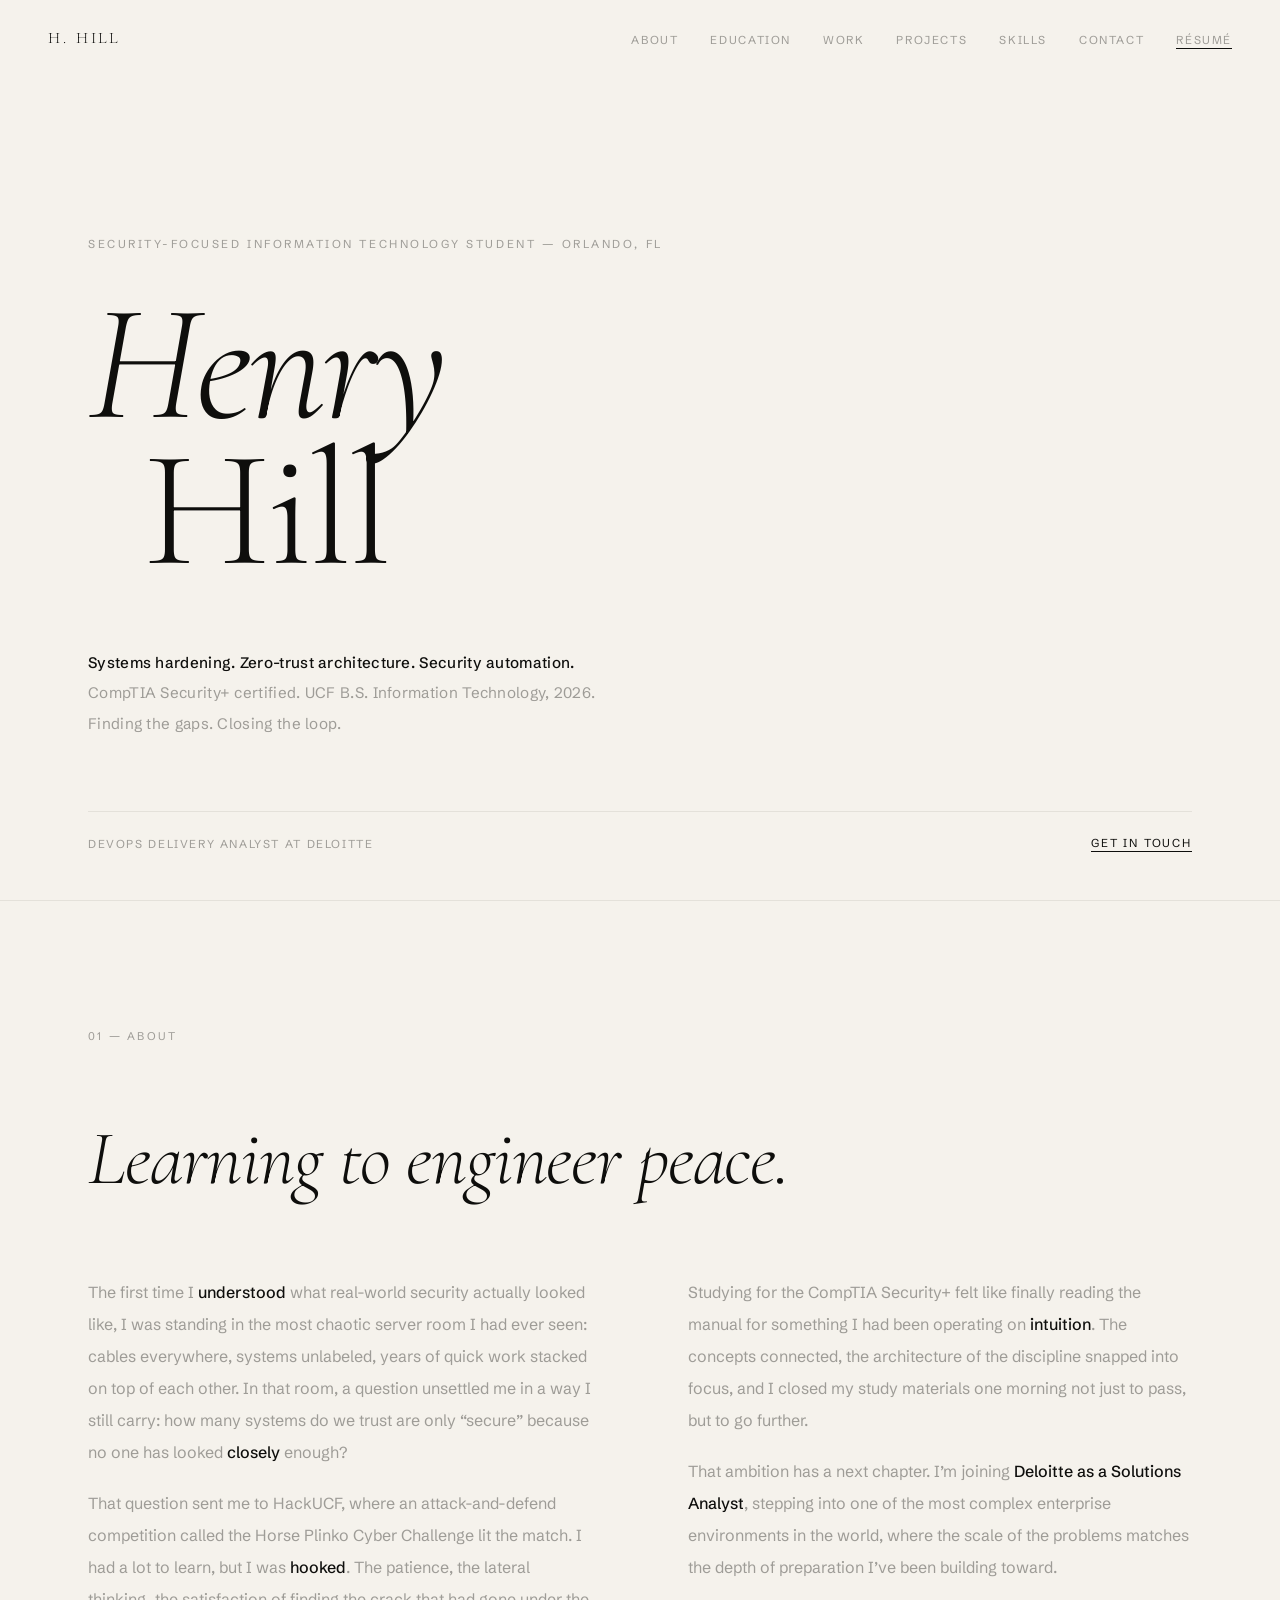
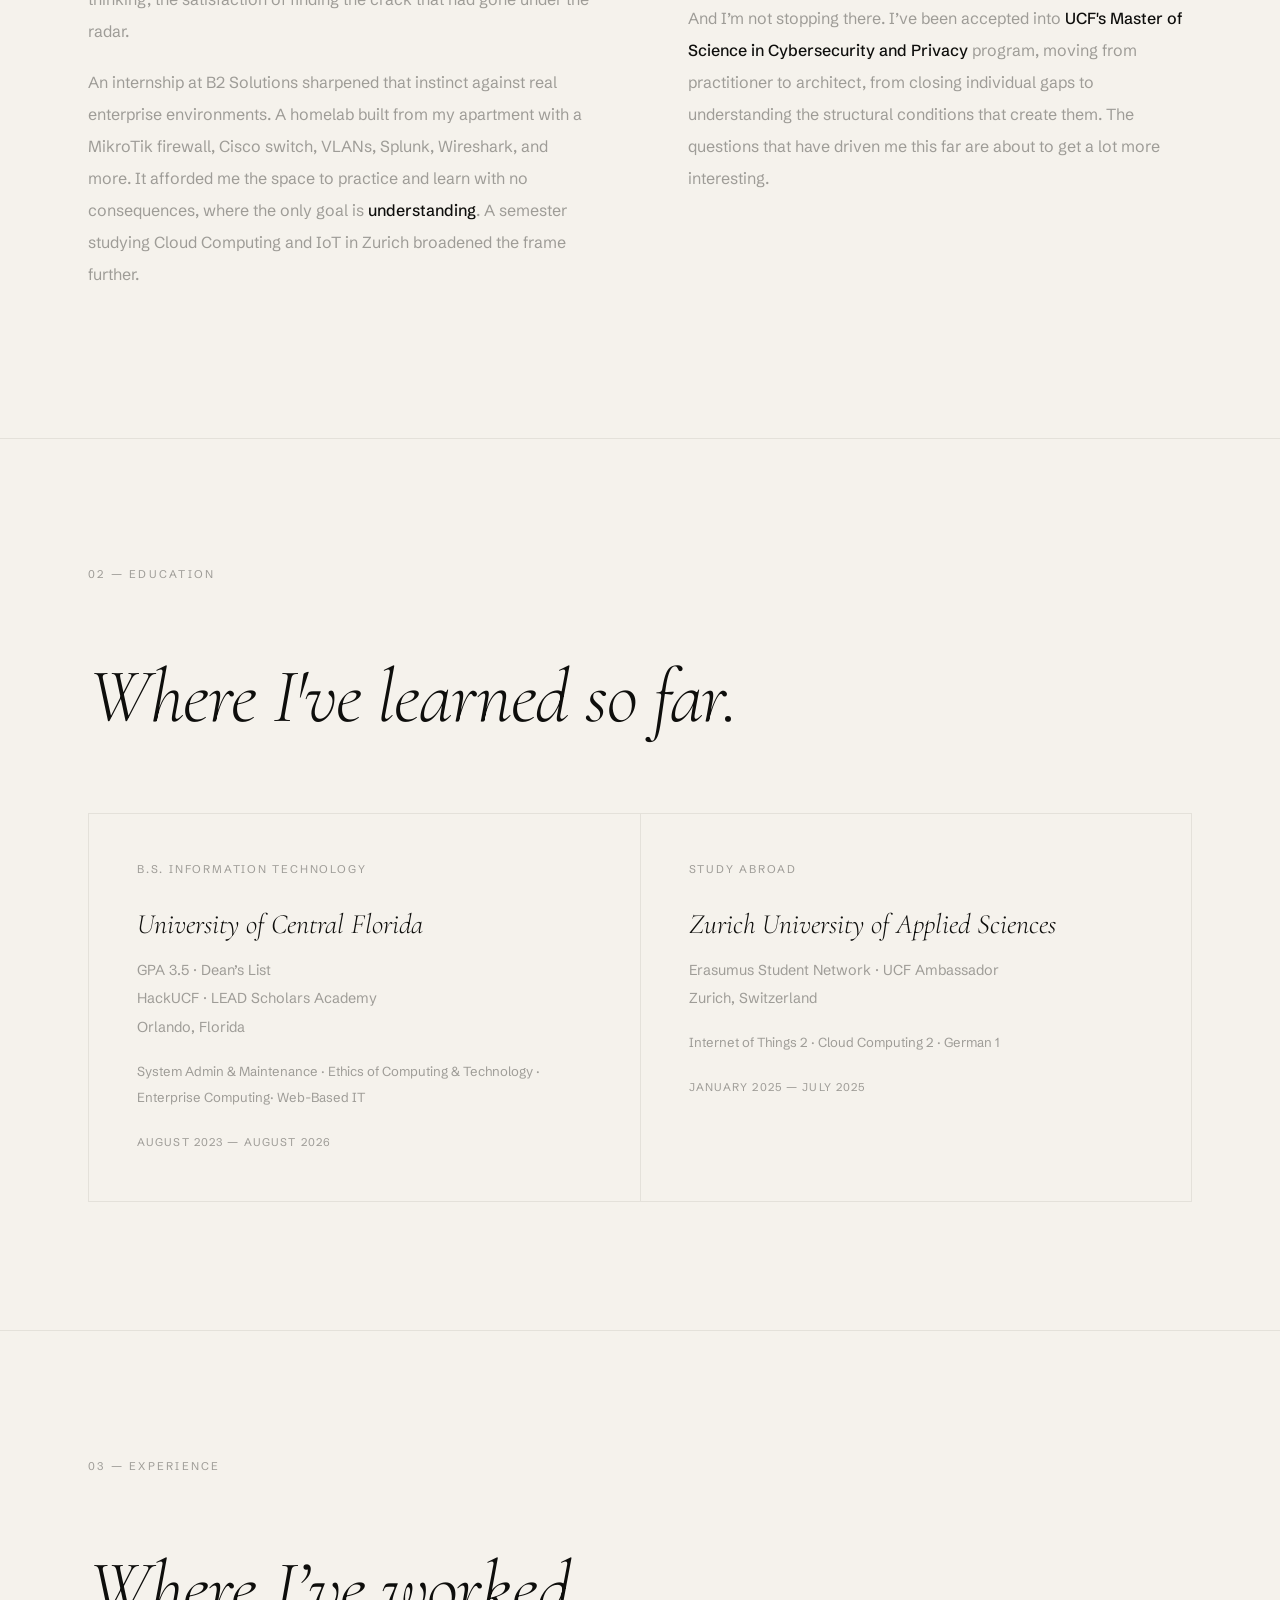
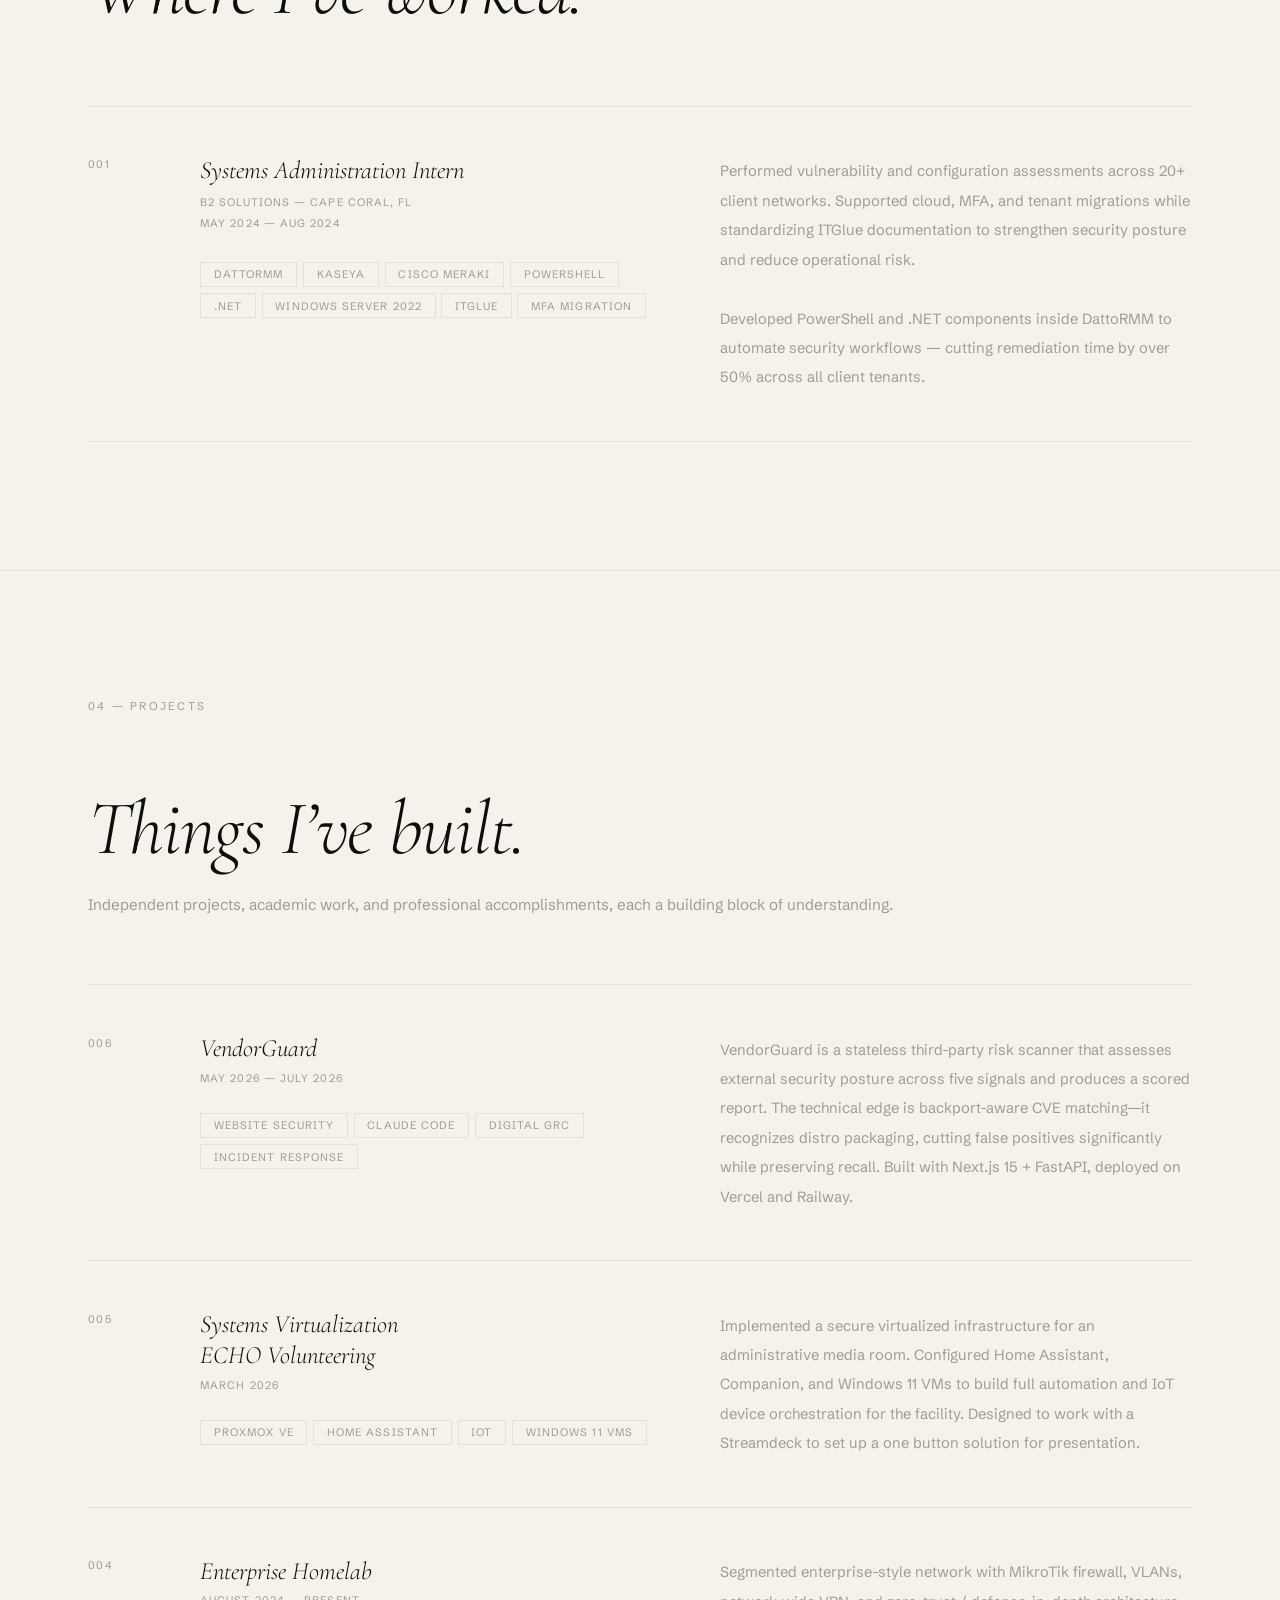
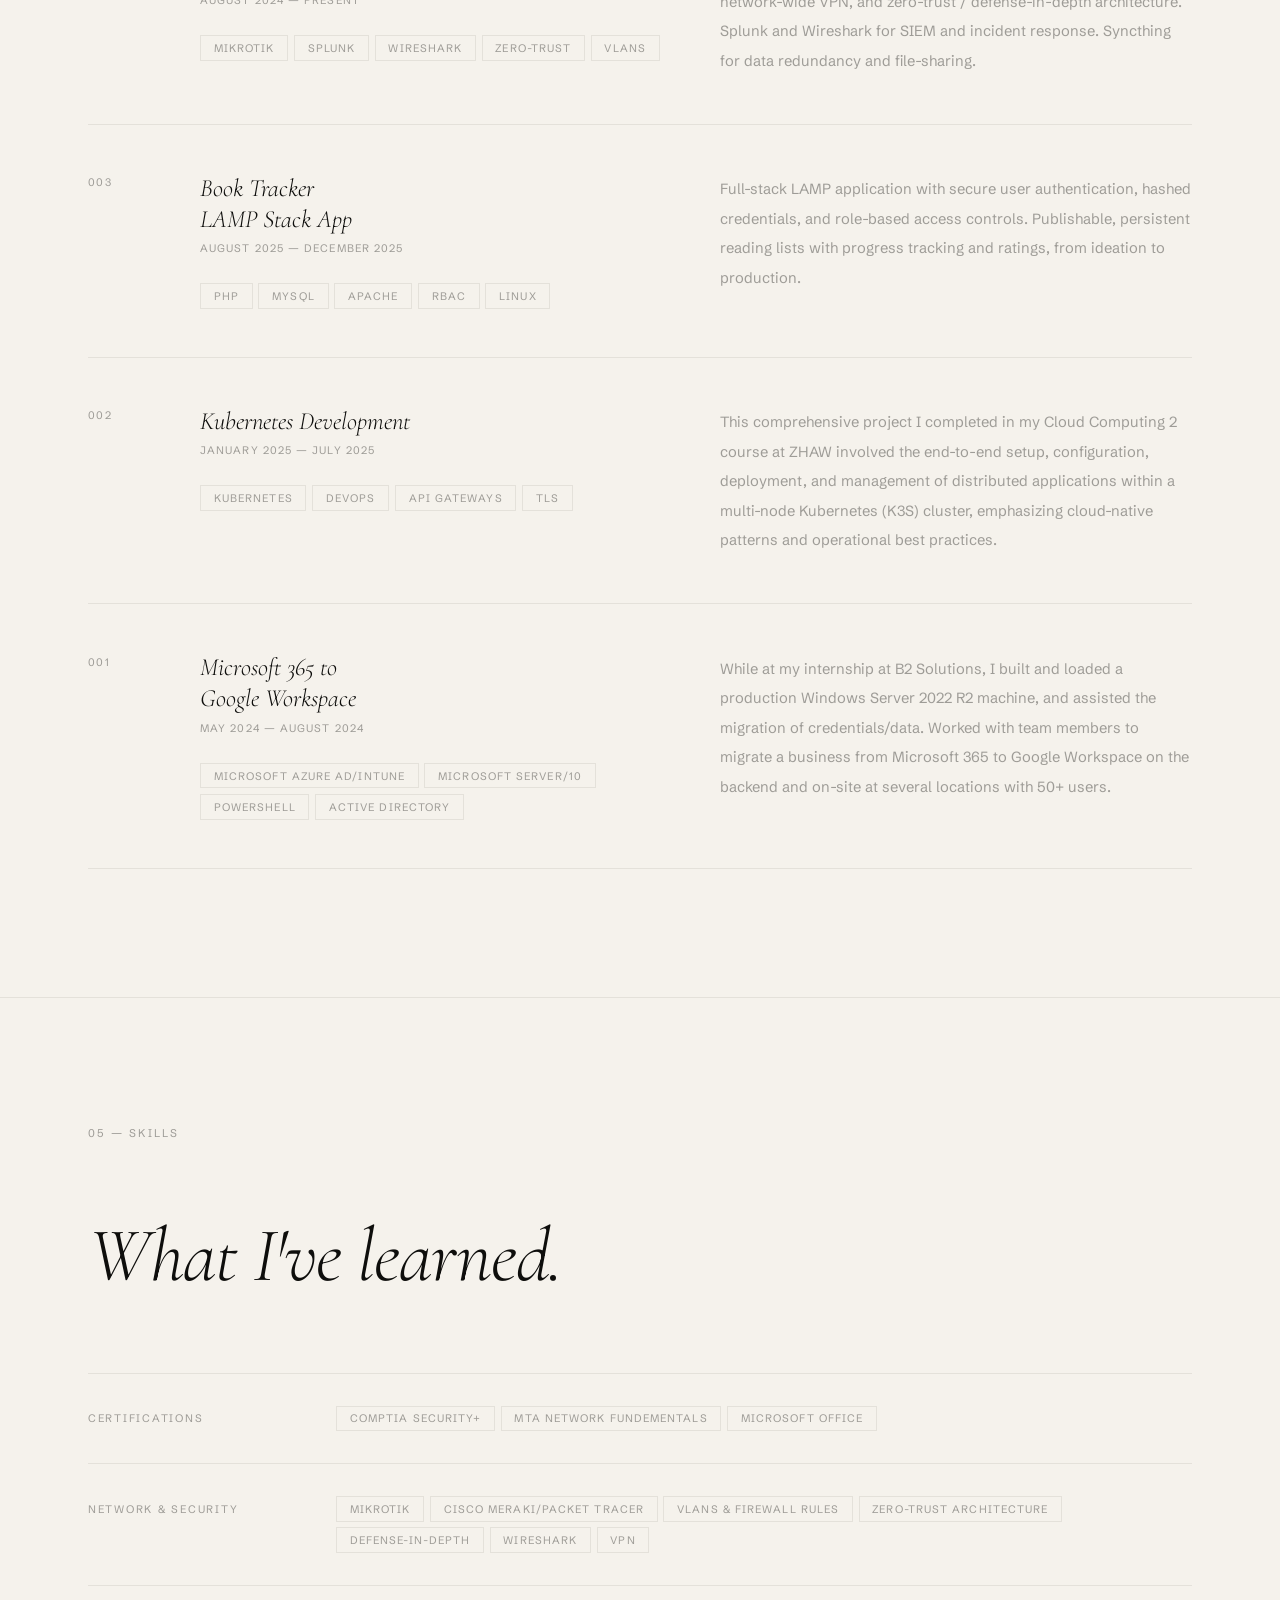
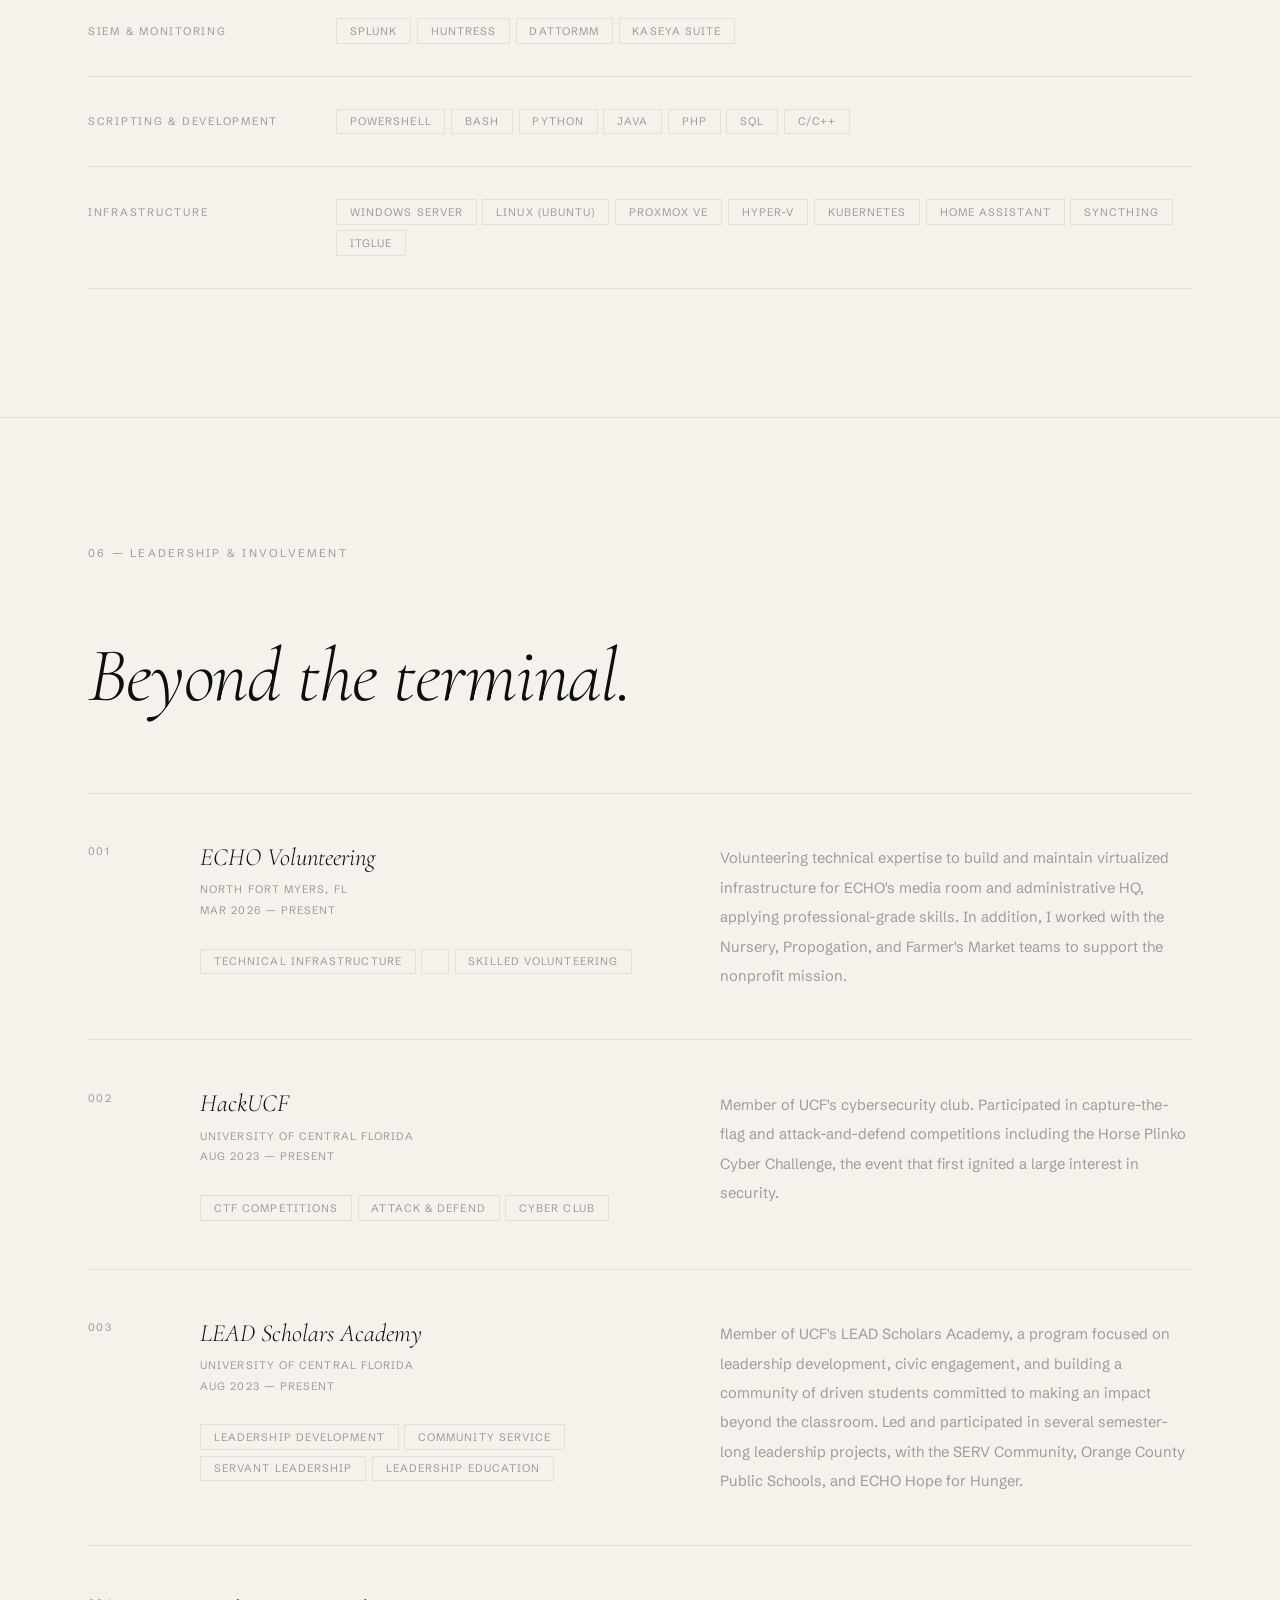
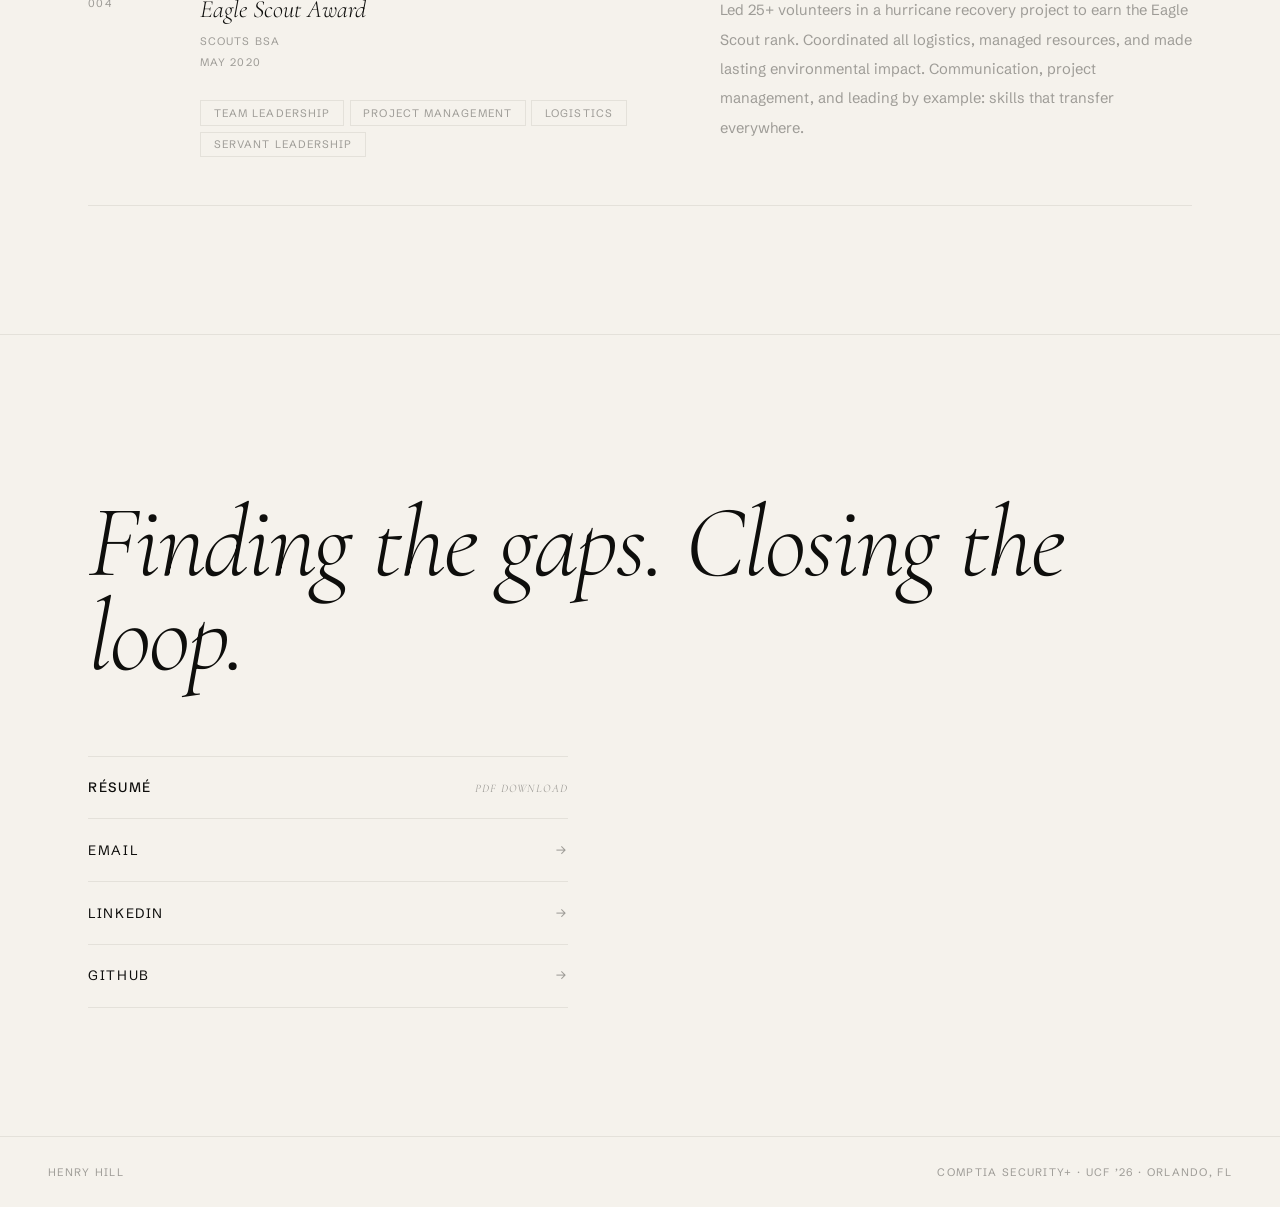
<file: index.html>
<!DOCTYPE html>
<html lang="en">
<head>
<meta charset="UTF-8">
<meta name="viewport" content="width=device-width, initial-scale=1.0">
<title>Henry Hill</title>
<link rel="preconnect" href="https://fonts.googleapis.com">
<link rel="preconnect" href="https://fonts.gstatic.com" crossorigin>
<link href="https://fonts.googleapis.com/css2?family=Cormorant+Garamond:ital,wght@0,300;0,400;1,300;1,400&family=Schibsted+Grotesk:wght@400;500&display=swap" rel="stylesheet">
<style>
*,*::before,*::after{box-sizing:border-box;margin:0;padding:0}
:root{
  --ink:#0e0e0c;
  --bone:#f5f2ec;
  --mid:#9e9c97;
  --faint:#e4e1da;
  --serif:'Cormorant Garamond',Georgia,serif;
  --sans:'Schibsted Grotesk','Helvetica Neue',Helvetica,Arial,sans-serif;
}
html{scroll-behavior:smooth}
body{
  background:var(--bone);
  color:var(--ink);
  font-family:var(--sans);
  font-weight:400;
  overflow-x:hidden;
}

nav{
  position:fixed;top:0;left:0;right:0;z-index:100;
  display:flex;align-items:center;justify-content:space-between;
  padding:1.75rem 3rem;
  transition:background .3s,backdrop-filter .3s;
}
.nav-mark{
  font-family:var(--serif);
  font-size:1rem;
  font-weight:300;
  letter-spacing:.18em;
  text-transform:uppercase;
}
.nav-links{display:flex;gap:2rem;list-style:none;align-items:center}
.nav-links a{
  font-size:.72rem;
  letter-spacing:.14em;
  text-transform:uppercase;
  color:var(--mid);
  text-decoration:none;
  transition:color .2s;
}
.nav-links a:hover{color:var(--ink)}
.nav-resume{
  font-size:.72rem;
  letter-spacing:.14em;
  text-transform:uppercase;
  color:var(--ink);
  text-decoration:none;
  border-bottom:1px solid var(--ink);
  padding-bottom:1px;
  transition:color .2s,border-color .2s;
}
.nav-resume:hover{color:var(--mid);border-color:var(--mid)}

#hero{
  min-height:100vh;
  display:grid;
  grid-template-rows:1fr auto;
  padding:0 3rem 3rem;
}
.hero-body{
  display:flex;
  flex-direction:column;
  justify-content:flex-end;
  padding-bottom:4.5rem;
}
.hero-kicker{
  font-size:.72rem;
  letter-spacing:.22em;
  text-transform:uppercase;
  color:var(--mid);
  margin-bottom:2.5rem;
  opacity:0;
  animation:rise .9s ease forwards .2s;
}
.hero-name{
  font-family:var(--serif);
  font-size:clamp(5.5rem,13vw,12rem);
  font-weight:300;
  font-style:italic;
  line-height:.88;
  letter-spacing:-.02em;
  margin-bottom:4rem;
  opacity:0;
  animation:rise .9s ease forwards .4s;
}
.hero-name em{
  font-style:normal;
  display:block;
  padding-left:3.5rem;
}
.hero-desc{
  font-size:.95rem;
  line-height:2;
  color:var(--mid);
  letter-spacing:.02em;
  opacity:0;
  animation:rise .9s ease forwards .65s;
}
.hero-desc strong{color:var(--ink);font-weight:500}
.hero-foot{
  display:flex;align-items:center;justify-content:space-between;
  border-top:1px solid var(--faint);
  padding-top:1.5rem;
  opacity:0;
  animation:rise .9s ease forwards .9s;
}
.hero-foot-note{
  font-size:.72rem;
  letter-spacing:.14em;
  text-transform:uppercase;
  color:var(--mid);
}
.hero-cta{
  font-size:.72rem;
  letter-spacing:.16em;
  text-transform:uppercase;
  color:var(--ink);
  text-decoration:none;
  border-bottom:1px solid currentColor;
  padding-bottom:1px;
  transition:color .2s;
}
.hero-cta:hover{color:var(--mid)}
@keyframes rise{
  from{opacity:0;transform:translateY(18px)}
  to{opacity:1;transform:none}
}

.hr{width:100%;height:1px;background:var(--faint)}

section{padding:8rem 3rem;max-width:1200px;margin:0 auto}
.s-num{
  display:block;
  font-size:.7rem;
  letter-spacing:.2em;
  text-transform:uppercase;
  color:var(--mid);
  margin-bottom:5rem;
}
h2.st{
  font-family:var(--serif);
  font-size:clamp(3.5rem,6vw,6.5rem);
  font-weight:300;
  font-style:italic;
  line-height:.95;
  letter-spacing:-.015em;
  margin-bottom:5rem;
}

.reveal{opacity:0;transform:translateY(22px);transition:opacity .75s ease,transform .75s ease}
.reveal.on{opacity:1;transform:none}

#about .ag{
  display:grid;
  grid-template-columns:1fr 1fr;
  gap:6rem;
  align-items:start;
}
.ac p{
  font-size:1rem;
  line-height:2;
  color:var(--mid);
  margin-bottom:1.2rem;
}
.ac p strong{color:var(--ink);font-weight:500}
.ac p em{
  font-family:var(--serif);
  font-style:italic;
  font-size:1.1rem;
  color:var(--ink);
}


.eg{
  display:grid;
  grid-template-columns:1fr 1fr;
  gap:1px;
  background:var(--faint);
  border:1px solid var(--faint);
}
.ec{background:var(--bone);padding:3rem}
.et{
  font-size:.7rem;
  letter-spacing:.16em;
  text-transform:uppercase;
  color:var(--mid);
  margin-bottom:2rem;
}
.es{
  font-family:var(--serif);
  font-size:1.75rem;
  font-weight:300;
  font-style:italic;
  line-height:1.2;
  margin-bottom:.85rem;
}
.el{font-size:.9rem;color:var(--mid);line-height:2}

.exp-row{
  display:grid;
  grid-template-columns:64px 1fr 1fr;
  gap:3rem;
  padding:3rem 0;
  border-bottom:1px solid var(--faint);
  align-items:start;
}
.exp-row:first-of-type{border-top:1px solid var(--faint)}
.exp-idx{font-size:.68rem;letter-spacing:.12em;color:var(--mid);padding-top:.15rem}
.exp-title{
  font-family:var(--serif);
  font-size:1.55rem;
  font-weight:300;
  font-style:italic;
  line-height:1.25;
}
.exp-meta{
  font-size:.68rem;
  letter-spacing:.1em;
  text-transform:uppercase;
  color:var(--mid);
  margin-top:.4rem;
  line-height:1.9;
}
.exp-body{
  font-size:.92rem;
  line-height:2;
  color:var(--mid);
  padding-top:.15rem;
}
.chips{display:flex;flex-wrap:wrap;gap:.35rem;margin-top:1.75rem}
.chip{
  font-size:.68rem;
  letter-spacing:.1em;
  text-transform:uppercase;
  color:var(--mid);
  border:1px solid var(--faint);
  padding:.3rem .8rem;
  transition:border-color .2s,color .2s;
}
.chip:hover{border-color:var(--ink);color:var(--ink)}

.pl{
  font-size:.95rem;
  color:var(--mid);
  line-height:2;
  margin-top:-3.5rem;
  margin-bottom:4rem;
}
.pr{
  display:grid;
  grid-template-columns:64px 1fr 1fr;
  gap:3rem;
  padding:3rem 0;
  border-bottom:1px solid var(--faint);
  align-items:start;
}
.pr:first-of-type{border-top:1px solid var(--faint)}
.pr:hover .pn{text-decoration:underline;text-underline-offset:5px}
.pi{font-size:.68rem;letter-spacing:.12em;color:var(--mid);padding-top:.15rem}
.pn{
  font-family:var(--serif);
  font-size:1.55rem;
  font-weight:300;
  font-style:italic;
  line-height:1.25;
}
.pd-date{
  font-size:.68rem;
  letter-spacing:.1em;
  text-transform:uppercase;
  color:var(--mid);
  margin-top:.4rem;
}
.pd{font-size:.92rem;line-height:2;color:var(--mid);padding-top:.15rem}

#skills .sb{
  display:flex;
  flex-direction:column;
}
.sk-row{
  display:grid;
  grid-template-columns:200px 1fr;
  gap:3rem;
  padding:2rem 0;
  border-bottom:1px solid var(--faint);
  align-items:baseline;
}
.sk-row:first-of-type{border-top:1px solid var(--faint)}
.sgt{
  font-size:.68rem;
  letter-spacing:.16em;
  text-transform:uppercase;
  color:var(--mid);
  padding-top:.15rem;
  flex-shrink:0;
}
.sgl{
  list-style:none;
  display:flex;
  flex-wrap:wrap;
  gap:.35rem;
}
.sgl li{
  font-size:.68rem;
  letter-spacing:.1em;
  text-transform:uppercase;
  color:var(--mid);
  border:1px solid var(--faint);
  padding:.3rem .8rem;
  transition:border-color .2s,color .2s;
}
.sgl li:hover{border-color:var(--ink);color:var(--ink)}
.sgl li.sc{
  font-family:var(--serif);
  font-style:italic;
  font-size:.78rem;
  text-transform:none;
  letter-spacing:.04em;
}



#contact{padding:10rem 3rem 8rem;max-width:1200px;margin:0 auto}
.ch{
  font-family:var(--serif);
  font-size:clamp(3.5rem,8vw,8rem);
  font-weight:300;
  font-style:italic;
  line-height:.92;
  letter-spacing:-.02em;
  margin-bottom:4.5rem;
}
.cl{display:flex;flex-direction:column;max-width:480px}
.cl a{
  display:flex;align-items:center;justify-content:space-between;
  font-size:.85rem;
  letter-spacing:.12em;
  text-transform:uppercase;
  color:var(--ink);
  text-decoration:none;
  padding:1.4rem 0;
  border-bottom:1px solid var(--faint);
  transition:color .2s;
}
.cl a:first-child{border-top:1px solid var(--faint)}
.cl a span{color:var(--mid);transition:color .2s}
.cl a:hover{color:var(--mid)}
.cl a:hover span{color:var(--ink)}
.cl a.resume-link{
  color:var(--ink);
  font-weight:500;
}
.cl a.resume-link .rl{
  font-size:.72rem;
  letter-spacing:.08em;
  color:var(--mid);
  font-weight:400;
  font-family:var(--serif);
  font-style:italic;
}

footer{
  border-top:1px solid var(--faint);
  padding:1.75rem 3rem;
  display:flex;align-items:center;justify-content:space-between;
}
footer span{
  font-size:.68rem;
  letter-spacing:.12em;
  text-transform:uppercase;
  color:var(--mid);
}

@media(max-width:900px){
  nav{padding:1.25rem 1.5rem}.nav-links li:not(:last-child){display:none}
  #hero{padding:0 1.5rem 2.5rem}
  section{padding:5rem 1.5rem}
  #about .ag{grid-template-columns:1fr;gap:3.5rem}
  .exp-row{grid-template-columns:40px 1fr;gap:1.5rem}.exp-body{display:none}
  .eg{grid-template-columns:1fr}
  .pr{grid-template-columns:40px 1fr;gap:1.5rem}.pd{display:none}
  .sk-row{grid-template-columns:1fr;gap:.75rem}
  #contact{padding:6rem 1.5rem 5rem}
  footer{flex-direction:column;gap:1rem;text-align:center}
}
</style>
</head>
<body>

<nav id="nav">
  <span class="nav-mark">H. Hill</span>
  <ul class="nav-links">
    <li><a href="#about">About</a></li>
    <li><a href="#education">Education</a></li>
    <li><a href="#experience">Work</a></li>
    <li><a href="#projects">Projects</a></li>
    <li><a href="#skills">Skills</a></li>
    <li><a href="#contact">Contact</a></li>
    <li><a href="Hill_Henry_Resume_6_2026.pdf" class="nav-resume" target="_blank">R&eacute;sum&eacute;</a></li>
  </ul>
</nav>

<section id="hero">
  <div class="hero-body">
    <p class="hero-kicker">Security-focused Information Technology Student &mdash; Orlando, FL</p>
    <h1 class="hero-name">Henry<em>Hill</em></h1>
    <p class="hero-desc">
      <strong>Systems hardening. Zero-trust architecture. Security automation.</strong><br>
      CompTIA Security+ certified. UCF B.S. Information Technology, 2026.<br>
      Finding the gaps. Closing the loop.
    </p>
  </div>
  <div class="hero-foot">
    <span class="hero-foot-note">DevOps Delivery Analyst at Deloitte</span>
    <a href="#contact" class="hero-cta">Get in touch</a>
  </div>
</section>

<div class="hr"></div>

<section id="about">
  <span class="s-num reveal">01 &mdash; About</span>
  <h2 class="st reveal">Learning to engineer peace.</h2>
  <div class="ag">
    <div class="ac reveal">
			<p>The first time I <strong>understood</strong> what real-world security actually looked like, I was standing in the most chaotic server room I had ever seen: cables everywhere, systems unlabeled, years of quick work stacked on top of each other. In that room, a question unsettled me in a way I still carry: how many systems do we trust are only &ldquo;secure&rdquo; because no one has looked <strong>closely</strong> enough?</p>
			<p>That question sent me to HackUCF, where an attack-and-defend competition called the Horse Plinko Cyber Challenge lit the match. I had a lot to learn, but I was <strong>hooked</strong>. The patience, the lateral thinking, the satisfaction of finding the crack that had gone under the radar.</p>
			<p>An internship at B2 Solutions sharpened that instinct against real enterprise environments. A homelab built from my apartment with a MikroTik firewall, Cisco switch, VLANs, Splunk, Wireshark, and more. It afforded me the space to practice and learn with no consequences, where the only goal is <strong>understanding</strong>. A semester studying Cloud Computing and IoT in Zurich broadened the frame further.</p>
    </div>
    <div class="ac reveal">
			<p>Studying for the CompTIA Security+ felt like finally reading the manual for something I had been operating on <strong>intuition</strong>. The concepts connected, the architecture of the discipline snapped into focus, and I closed my study materials one morning not just to pass, but to go further.</p>
			<p>That ambition has a next chapter. I&rsquo;m joining <strong>Deloitte as a Solutions Analyst</strong>, stepping into one of the most complex enterprise environments in the world, where the scale of the problems matches the depth of preparation I&rsquo;ve been building toward.</p>
			<p>And I&rsquo;m not stopping there. I&rsquo;ve been accepted into <strong>UCF's Master of Science in Cybersecurity and Privacy</strong> program, moving from practitioner to architect, from closing individual gaps to understanding the structural conditions that create them. The questions that have driven me this far are about to get a lot more interesting.</p>
    </div>
  </div>
</section>
<div class="hr"></div>

<section id="education">
  <span class="s-num reveal">02 &mdash; Education</span>
  <h2 class="st reveal">Where I've learned so far.</h2>
  <div class="eg reveal">
    <div class="ec">
      <div class="et">B.S. Information Technology</div>
      <div class="es">University of Central Florida</div>
      <div class="el">GPA 3.5 &middot; Dean&rsquo;s List</div>
      <div class="el">HackUCF &middot; LEAD Scholars Academy</div>
	  <div class="el">Orlando, Florida</div>
      <div class="el" style="margin-top:1rem;font-size:.82rem">System Admin &amp; Maintenance &middot; Ethics of Computing &amp; Technology &middot; Enterprise Computing&middot; Web-Based IT</div>
      <div class="el" style="margin-top:1.25rem;font-size:.7rem;letter-spacing:.1em;text-transform:uppercase">August 2023 &mdash; August 2026</div>
    </div>
    <div class="ec">
      <div class="et">Study Abroad</div>
      <div class="es">Zurich University of Applied Sciences</div>
	  <div class="el">Erasumus Student Network &middot; UCF Ambassador</div>
      <div class="el">Zurich, Switzerland</div>
      <div class="el" style="margin-top:1rem;font-size:.82rem">Internet of Things 2 &middot; Cloud Computing 2 &middot; German 1</div>

      <div class="el" style="margin-top:1.25rem;font-size:.7rem;letter-spacing:.1em;text-transform:uppercase">January 2025 &mdash; July 2025</div>
    </div>
  </div>
</section>

<div class="hr"></div>

<section id="experience">
  <span class="s-num reveal">03 &mdash; Experience</span>
  <h2 class="st reveal">Where I&rsquo;ve worked.</h2>
  <div class="exp-row reveal">
    <div class="exp-idx">001</div>
    <div>
      <div class="exp-title">Systems Administration Intern</div>
      <div class="exp-meta">B2 Solutions &mdash; Cape Coral, FL<br>May 2024 &mdash; Aug 2024</div>
      <div class="chips"><span class="chip">DattoRMM</span><span class="chip">Kaseya</span><span class="chip">Cisco Meraki</span><span class="chip">PowerShell</span><span class="chip">.NET</span><span class="chip">Windows Server 2022</span><span class="chip">ITGlue</span><span class="chip">MFA Migration</span></div>
    </div>
    <div class="exp-body">Performed vulnerability and configuration assessments across 20+ client networks. Supported cloud, MFA, and tenant migrations while standardizing ITGlue documentation to strengthen security posture and reduce operational risk.<br><br>Developed PowerShell and .NET components inside DattoRMM to automate security workflows &mdash; cutting remediation time by over 50% across all client tenants.</div>
  </div>
</section>

<div class="hr"></div>

<section id="projects">
  <span class="s-num reveal">04 &mdash; Projects</span>
  <h2 class="st reveal">Things I&rsquo;ve built.</h2>
  <p class="pl reveal">Independent projects, academic work, and professional accomplishments, each a building block of understanding.</p>

	<div class="pr reveal">
    <div class="pi">006</div>
    <div>
      <div class="pn">VendorGuard</div>
      <div class="pd-date">May 2026 &mdash; July 2026</div>
      <div class="chips"><span class="chip">Website Security</span><span class="chip">Claude Code</span><span class="chip">Digital GRC</span><span class="chip">Incident Response</span></div>
    </div>
    <div class="pd">VendorGuard is a stateless third-party risk scanner that assesses external security posture across five signals and produces a scored report. The technical edge is backport-aware CVE matching—it recognizes distro packaging, cutting false positives significantly while preserving recall. Built with Next.js 15 + FastAPI, deployed on Vercel and Railway.</div>
	</div>
	
	<div class="pr reveal">
    <div class="pi">005</div>
    <div>
      <div class="pn">Systems Virtualization<br>ECHO Volunteering</div>
      <div class="pd-date">March 2026 </div>
      <div class="chips"><span class="chip">Proxmox VE</span><span class="chip">Home Assistant</span><span class="chip">IoT</span><span class="chip">Windows 11 VMs</span></div>
    </div>
    <div class="pd">Implemented a secure virtualized infrastructure for an administrative media room. Configured Home Assistant, Companion, and Windows 11 VMs to build full automation and IoT device orchestration for the facility. Designed to work with a Streamdeck to set up a one button solution for presentation.</div>
  </div>
  <div class="pr reveal">
    <div class="pi">004</div>
    <div>
      <div class="pn">Enterprise Homelab</div>
      <div class="pd-date">August 2024 &mdash; Present</div>
      <div class="chips"><span class="chip">MikroTik</span><span class="chip">Splunk</span><span class="chip">Wireshark</span><span class="chip">Zero-Trust</span><span class="chip">VLANs</span></div>
    </div>
    <div class="pd">Segmented enterprise-style network with MikroTik firewall, VLANs, network-wide VPN, and zero-trust / defense-in-depth architecture. Splunk and Wireshark for SIEM and incident response. Syncthing for data redundancy and file-sharing.</div>
  </div>
  <div class="pr reveal">
    <div class="pi">003</div>
    <div>
      <div class="pn">Book Tracker<br>LAMP Stack App</div>
      <div class="pd-date">August 2025 &mdash; December 2025</div>
	  <div class="chips"><span class="chip">PHP</span><span class="chip">MySQL</span><span class="chip">Apache</span><span class="chip">RBAC</span><span class="chip">Linux</span></div>
    </div>
    <div class="pd">Full-stack LAMP application with secure user authentication, hashed credentials, and role-based access controls. Publishable, persistent reading lists with progress tracking and ratings, from ideation to production.</div>
  </div>
  <div class="pr reveal">
    <div class="pi">002</div>
    <div>
      <div class="pn">Kubernetes Development</div>
      <div class="pd-date">January 2025 &mdash; July 2025</div>
	  <div class="chips"><span class="chip">Kubernetes</span><span class="chip">DevOps</span><span class="chip">API Gateways</span><span class="chip">TLS</span></div>
    </div>
    <div class="pd">This comprehensive project I completed in my Cloud Computing 2 course at ZHAW involved the end-to-end setup, configuration, deployment, and management of distributed applications within a multi-node Kubernetes (K3S) cluster, emphasizing cloud-native patterns and operational best practices. </div>
  </div>
  <div class="pr reveal">
    <div class="pi">001</div>
    <div>
		<div class="pn">Microsoft 365 to<br>Google Workspace</div>
      <div class="pd-date">May 2024 &mdash; August 2024</div>
      <div class="chips"><span class="chip">Microsoft Azure AD/Intune</span><span class="chip">Microsoft Server/10</span><span class="chip">Powershell</span><span class="chip">Active Directory</span></div>
    </div>
    <div class="pd">While at my internship at B2 Solutions, I built and loaded a production Windows Server 2022 R2 machine, and assisted the migration of credentials/data. Worked with team members to migrate a business from Microsoft 365 to Google Workspace on the backend and on-site at several locations with 50+ users.</div>

  </div>

</section>

<div class="hr"></div>

<section id="skills">
  <span class="s-num reveal">05 &mdash; Skills</span>
  <h2 class="st reveal">What I've learned.</h2>
  <div class="sb">
    <div class="sk-row reveal">
      <div class="sgt">Certifications</div>
      <ul class="sgl">
		<li>CompTIA Security+</li><li>MTA Network Fundementals</li><li>Microsoft Office</li>
      </ul>
    </div>
    <div class="sk-row reveal">
      <div class="sgt">Network &amp; Security</div>
      <ul class="sgl">
        <li>MikroTik</li><li>Cisco Meraki/Packet Tracer</li><li>VLANs &amp; Firewall Rules</li><li>Zero-Trust Architecture</li><li>Defense-in-Depth</li><li>Wireshark</li><li>VPN</li>
      </ul>
    </div>
    <div class="sk-row reveal">
      <div class="sgt">SIEM &amp; Monitoring</div>
      <ul class="sgl">
        <li>Splunk</li><li>Huntress</li><li>DattoRMM</li><li>Kaseya Suite</li>
      </ul>
    </div>
    <div class="sk-row reveal">
      <div class="sgt">Scripting &amp; Development</div>
      <ul class="sgl">
			  <li>PowerShell</li><li>Bash</li><li>Python</li><li>Java</li><li>PHP</li><li>SQL</li><li>C/C++</li>
      </ul>
    </div>
    <div class="sk-row reveal">
      <div class="sgt">Infrastructure</div>
      <ul class="sgl">
			  <li>Windows Server</li><li>Linux (Ubuntu)</li><li>Proxmox VE</li><li>Hyper-V</li><li>Kubernetes</li><li>Home Assistant</li><li>Syncthing</li><li>ITGlue</li>
      </ul>
    </div>
  </div>
</section>

<div class="hr"></div>

<section id="leadership">
  <span class="s-num reveal">06 &mdash; Leadership &amp; Involvement</span>
  <h2 class="st reveal">Beyond the terminal.</h2>
  <div class="exp-row reveal">
    <div class="exp-idx">001</div>
    <div>
      <div class="exp-title">ECHO Volunteering</div>
      <div class="exp-meta">North Fort Myers, FL<br>Mar 2026 &mdash; Present</div>
      <div class="chips"><span class="chip">Technical Infrastructure</span><span class="chip"></span><span class="chip">Skilled Volunteering</span></div>
    </div>
    <div class="exp-body">Volunteering technical expertise to build and maintain virtualized infrastructure for ECHO's media room and administrative HQ, applying professional-grade skills. In addition, I worked with the Nursery, Propogation, and Farmer's Market teams to support the nonprofit mission.</div>
  </div>
  <div class="exp-row reveal">
    <div class="exp-idx">002</div>
    <div>
      <div class="exp-title">HackUCF</div>
      <div class="exp-meta">University of Central Florida<br>Aug 2023 &mdash; Present</div>
      <div class="chips"><span class="chip">CTF Competitions</span><span class="chip">Attack &amp; Defend</span><span class="chip">Cyber Club</span></div>
    </div>
    <div class="exp-body">Member of UCF's cybersecurity club. Participated in capture-the-flag and attack-and-defend competitions including the Horse Plinko Cyber Challenge, the event that first ignited a large interest in security.</div>
  </div>
  <div class="exp-row reveal">
    <div class="exp-idx">003</div>
    <div>
      <div class="exp-title">LEAD Scholars Academy</div>
      <div class="exp-meta">University of Central Florida<br>Aug 2023 &mdash; Present</div>
      <div class="chips"><span class="chip">Leadership Development</span><span class="chip">Community Service</span><span class="chip">Servant Leadership</span><span class="chip">Leadership Education</span></div>
    </div>
    <div class="exp-body">Member of UCF's LEAD Scholars Academy, a program focused on leadership development, civic engagement, and building a community of driven students committed to making an impact beyond the classroom. Led and participated in several semester-long leadership projects, with the SERV Community, Orange County Public Schools, and ECHO Hope for Hunger.</div>
  </div>

  <div class="exp-row reveal">
    <div class="exp-idx">004</div>
    <div>
      <div class="exp-title">Eagle Scout Award</div>
	  <div class="exp-meta">Scouts BSA<br>May 2020</div>
      <div class="chips"><span class="chip">Team Leadership</span><span class="chip">Project Management</span><span class="chip">Logistics</span><span class="chip">Servant Leadership</span></div>
    </div>
    <div class="exp-body">Led 25+ volunteers in a hurricane recovery project to earn the Eagle Scout rank. Coordinated all logistics, managed resources, and made lasting environmental impact. Communication, project management, and leading by example: skills that transfer everywhere.</div>
  </div>
</section>

<div class="hr"></div>

<section id="contact">
  <h2 class="ch reveal">Finding the gaps. Closing the loop. </em></h2>
  <div class="cl reveal">
    <a href="Hill_Henry_Resume_6_2026.pdf" class="resume-link" target="_blank">
      R&eacute;sum&eacute; <span class="rl">PDF download</span>
    </a>
    <a href="mailto:hillchenry@gmail.com">Email <span>&rarr;</span></a>
    <a href="https://linkedin.com/in/ithenryhill" target="_blank">LinkedIn <span>&rarr;</span></a>
    <a href="https://github.com/henrychill" target="_blank">GitHub <span>&rarr;</span></a>
  </div>
</section>

<footer>
  <span>Henry Hill</span>
  <span>CompTIA Security+ &middot; UCF &rsquo;26 &middot; Orlando, FL</span>
</footer>

<script>
const obs=new IntersectionObserver(es=>{
  es.forEach((e,i)=>{
    if(e.isIntersecting){setTimeout(()=>e.target.classList.add('on'),(i%4)*100);obs.unobserve(e.target)}
  });
},{threshold:.08});
document.querySelectorAll('.reveal').forEach(el=>obs.observe(el));
const nav=document.getElementById('nav');
window.addEventListener('scroll',()=>{
  nav.style.background=window.scrollY>60?'rgba(245,242,236,.94)':'transparent';
  nav.style.backdropFilter=window.scrollY>60?'blur(10px)':'none';
});
</script>
</file>
